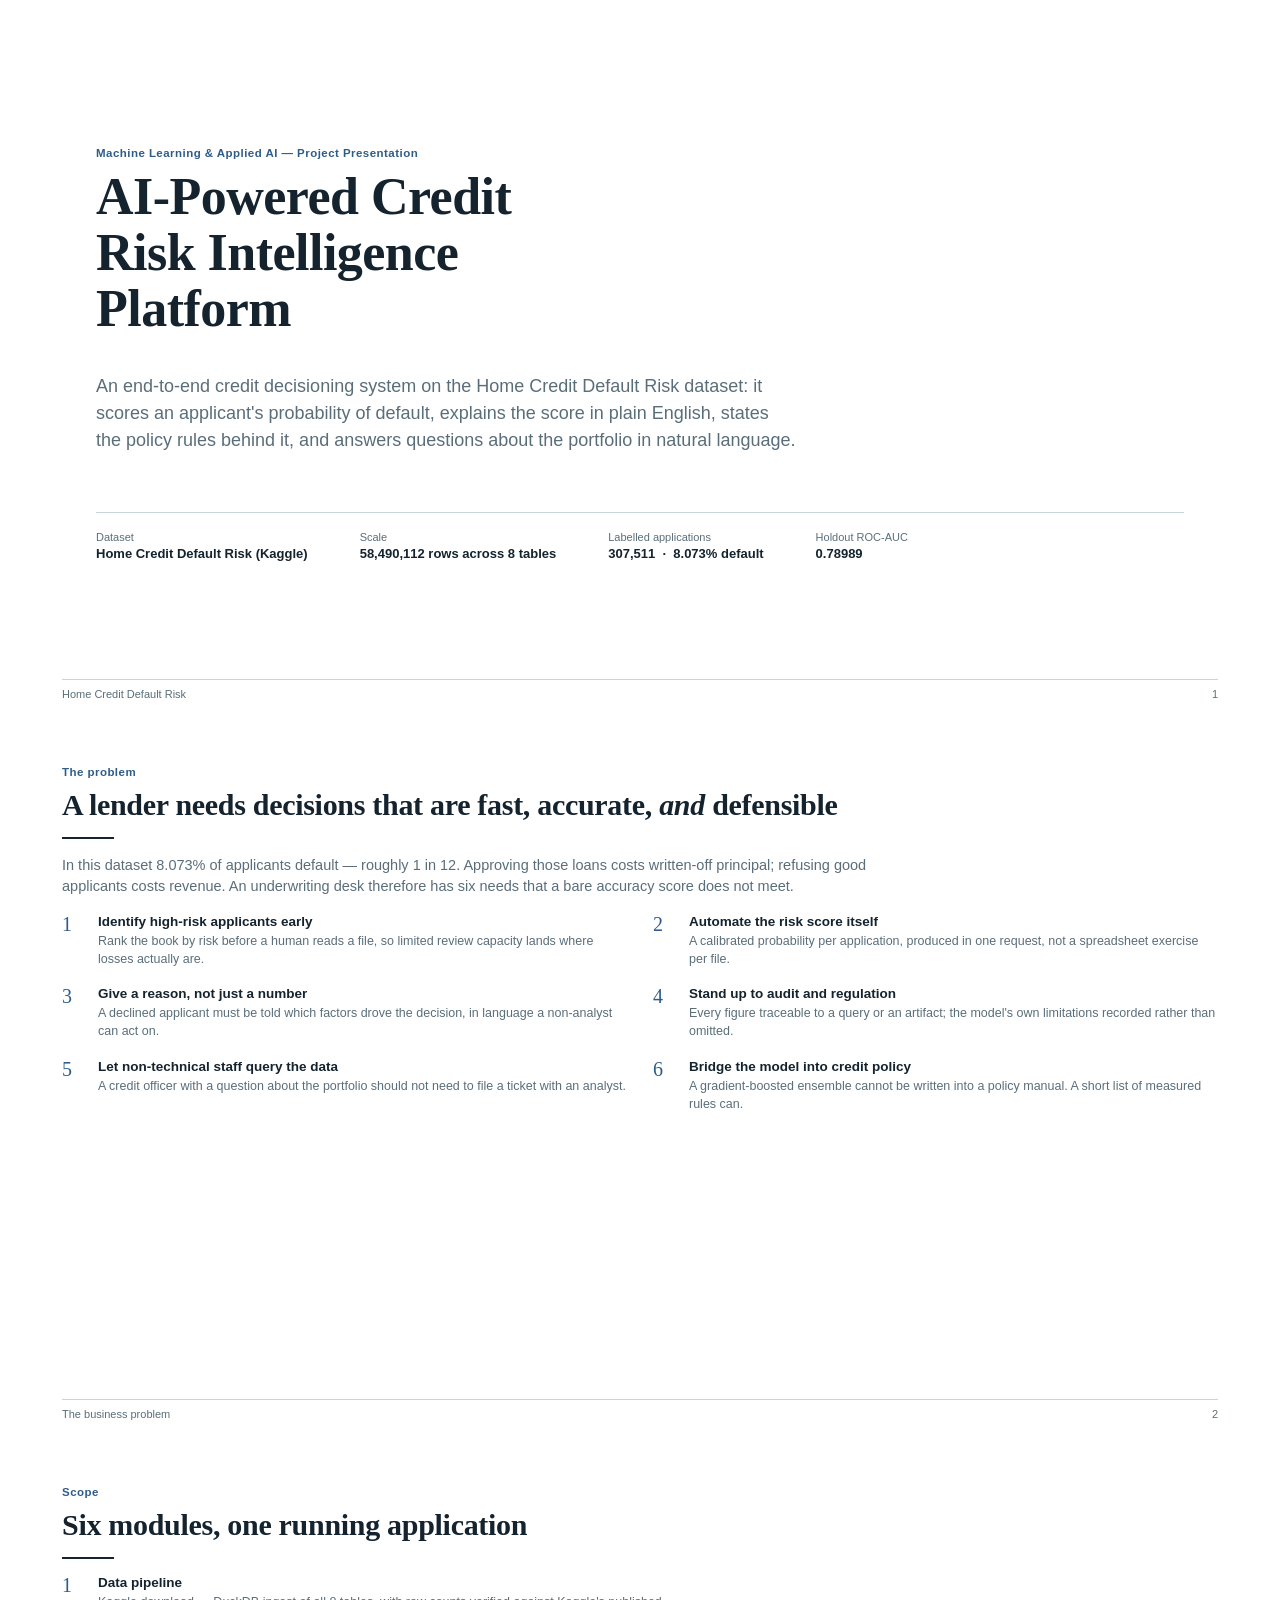
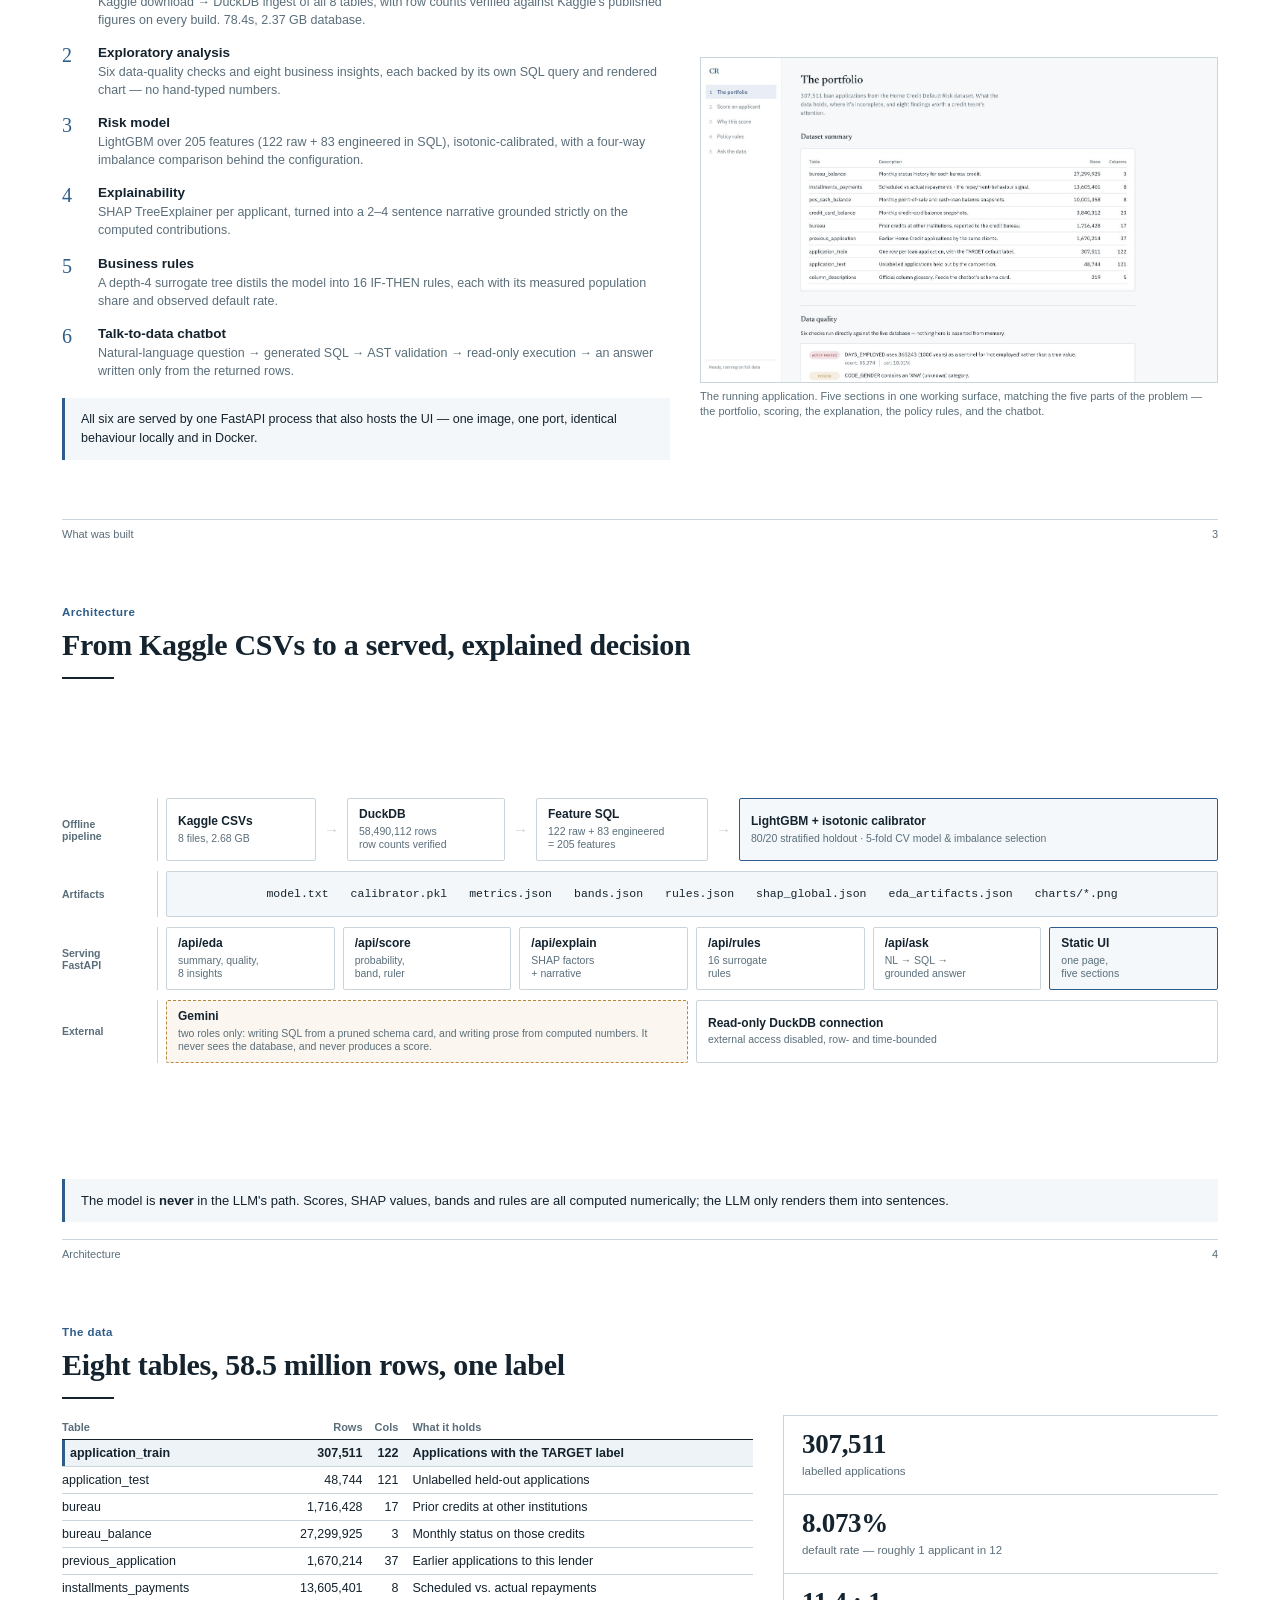
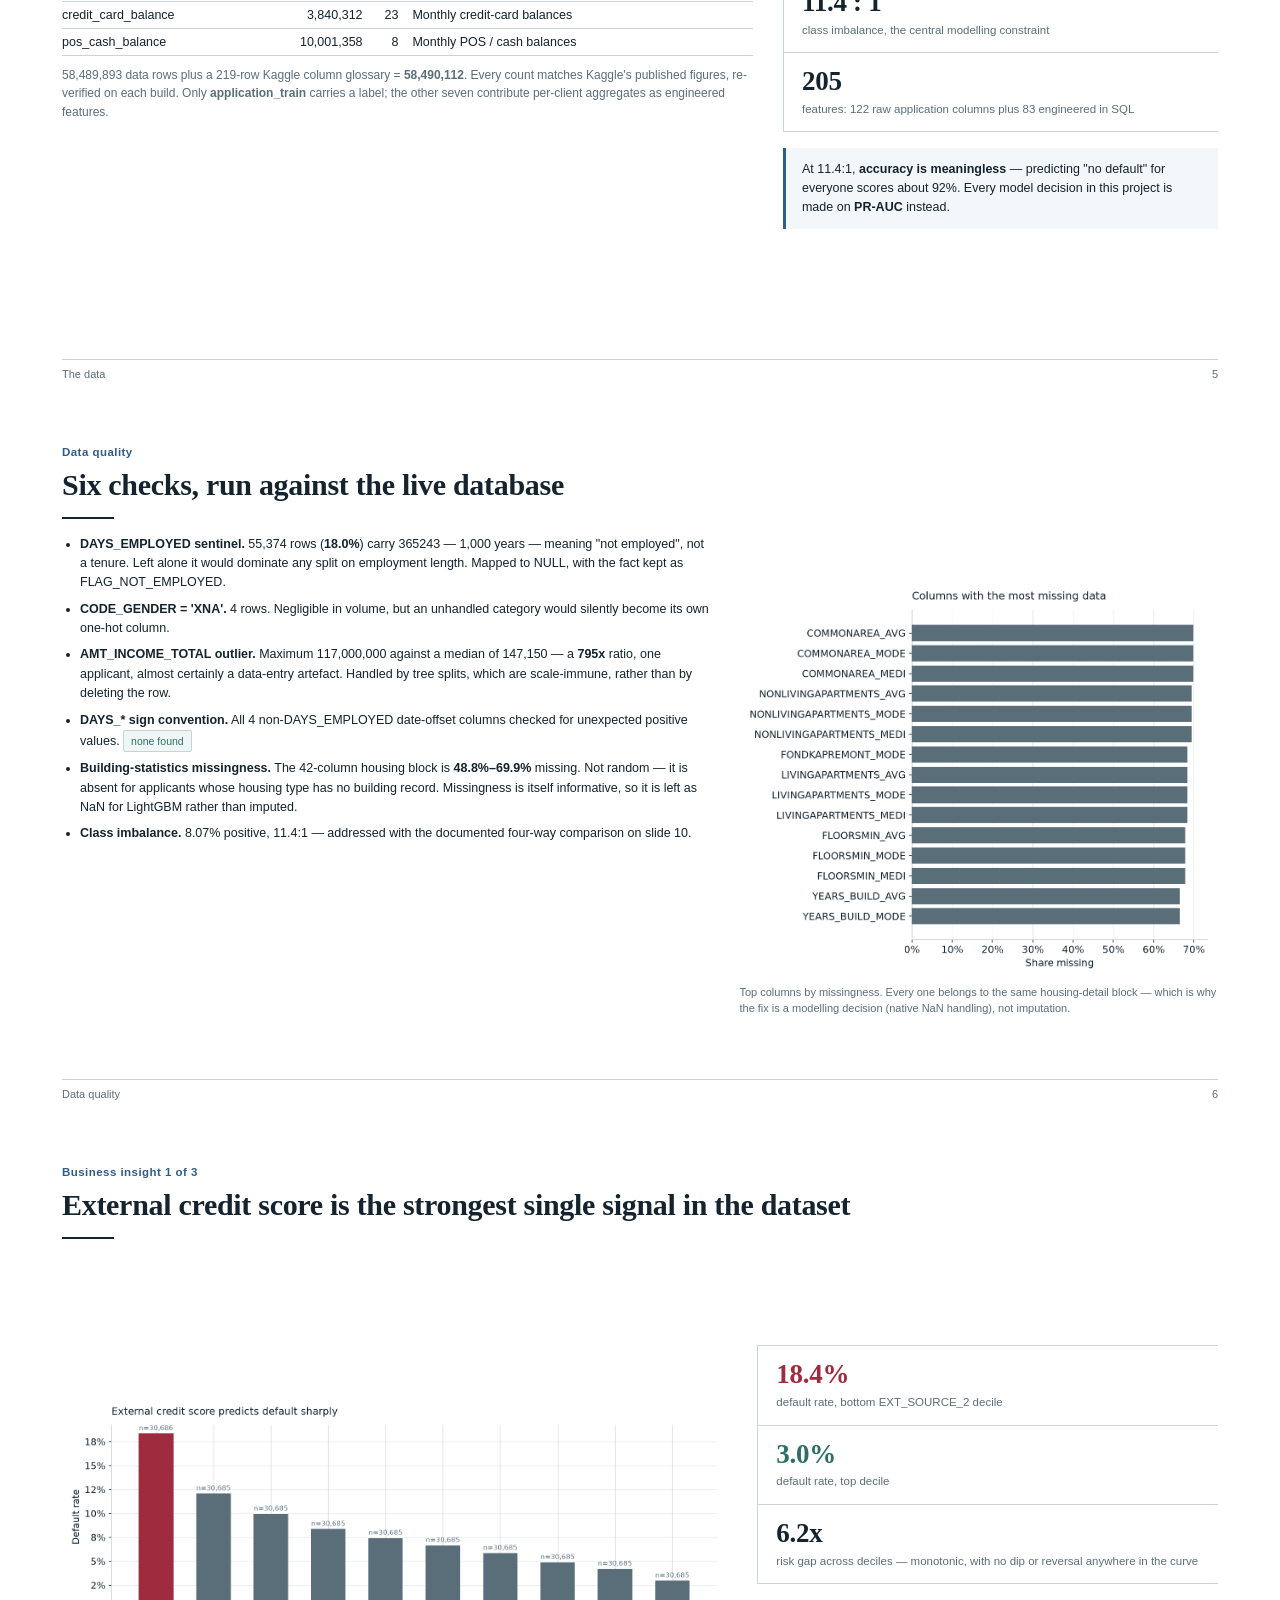
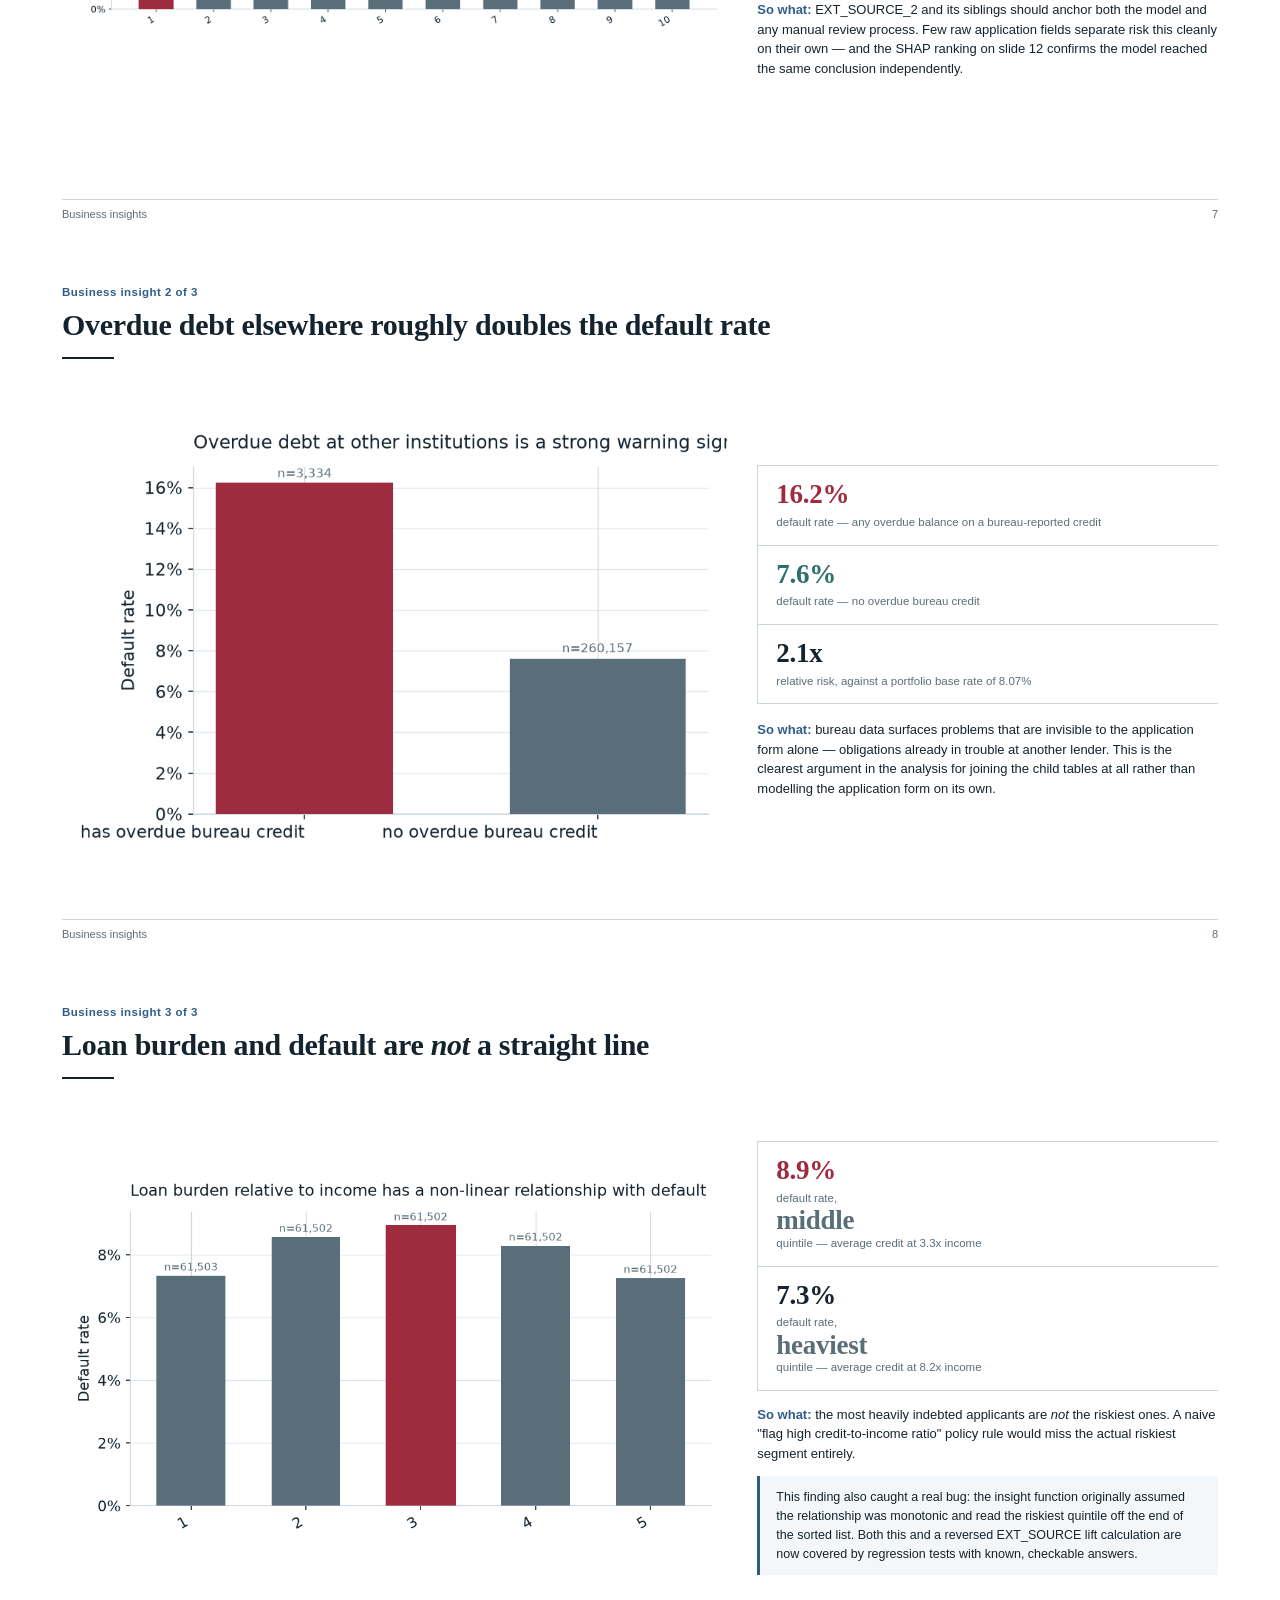
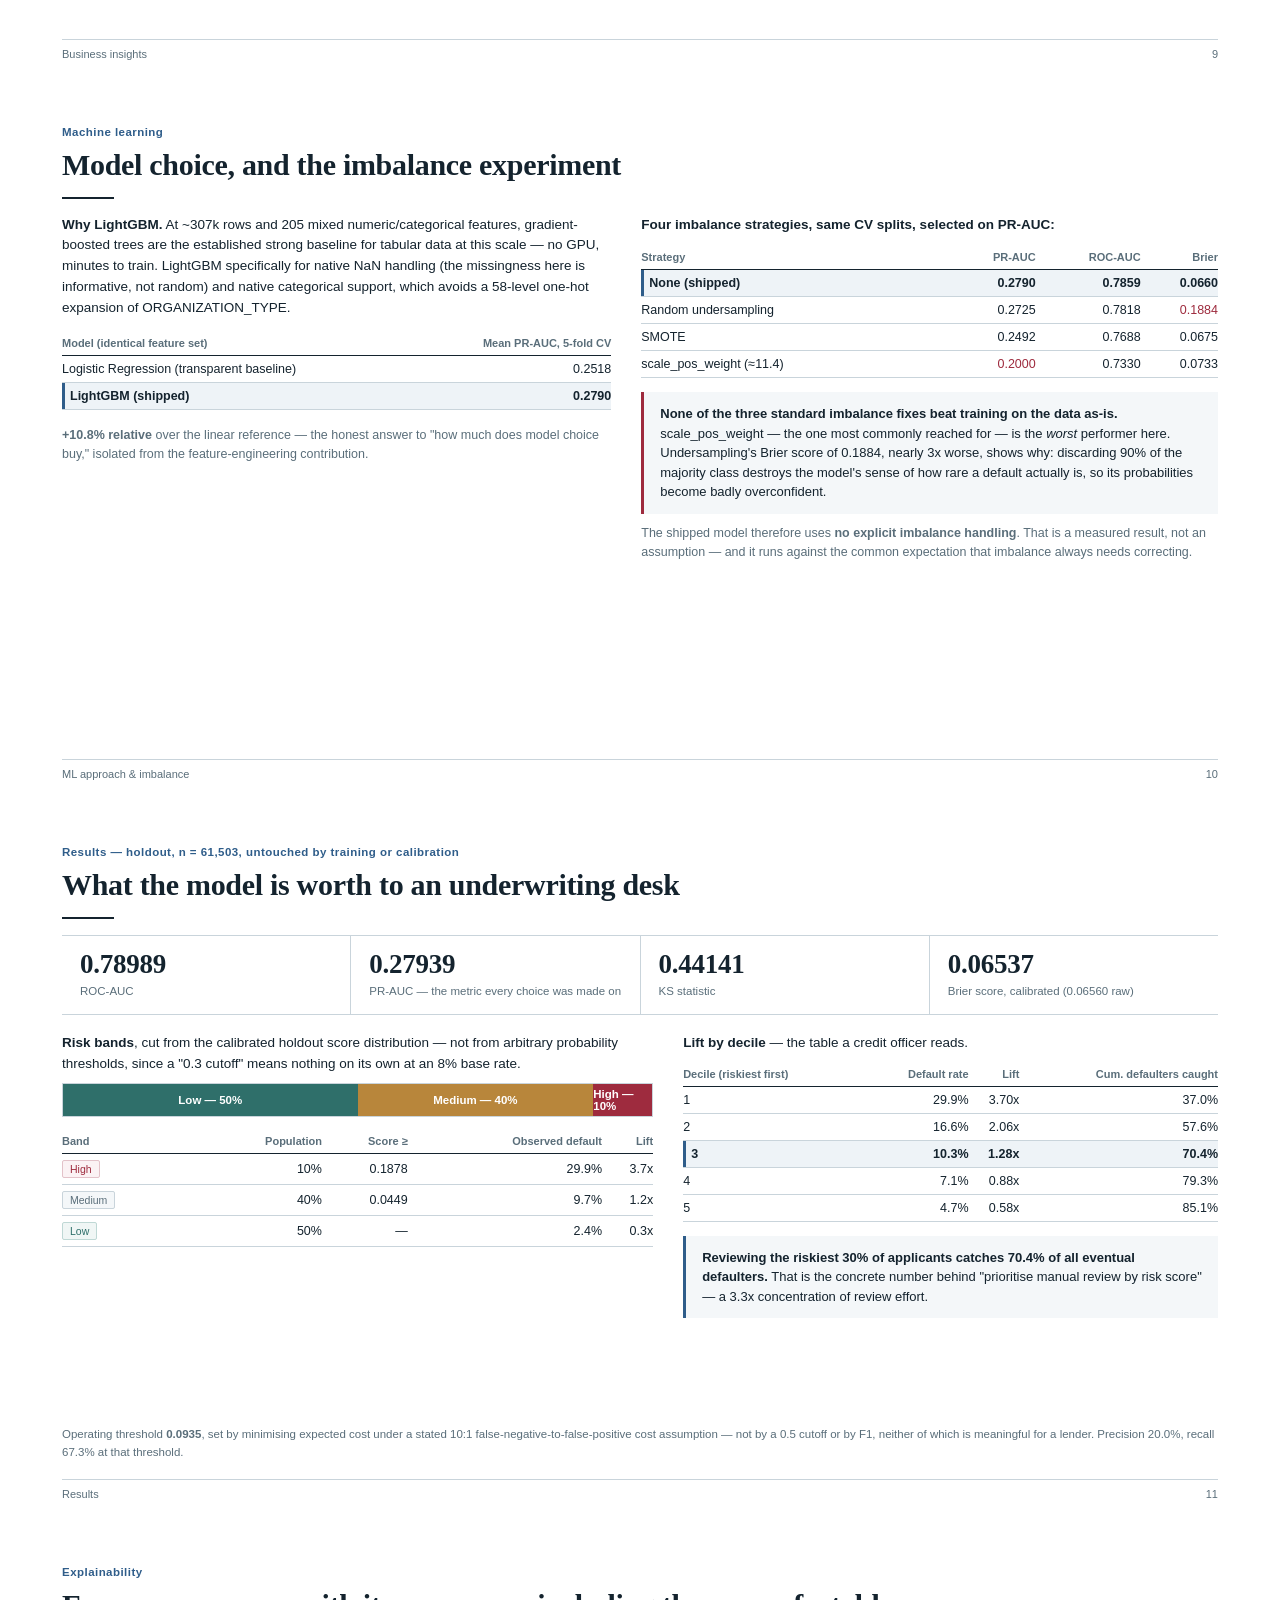
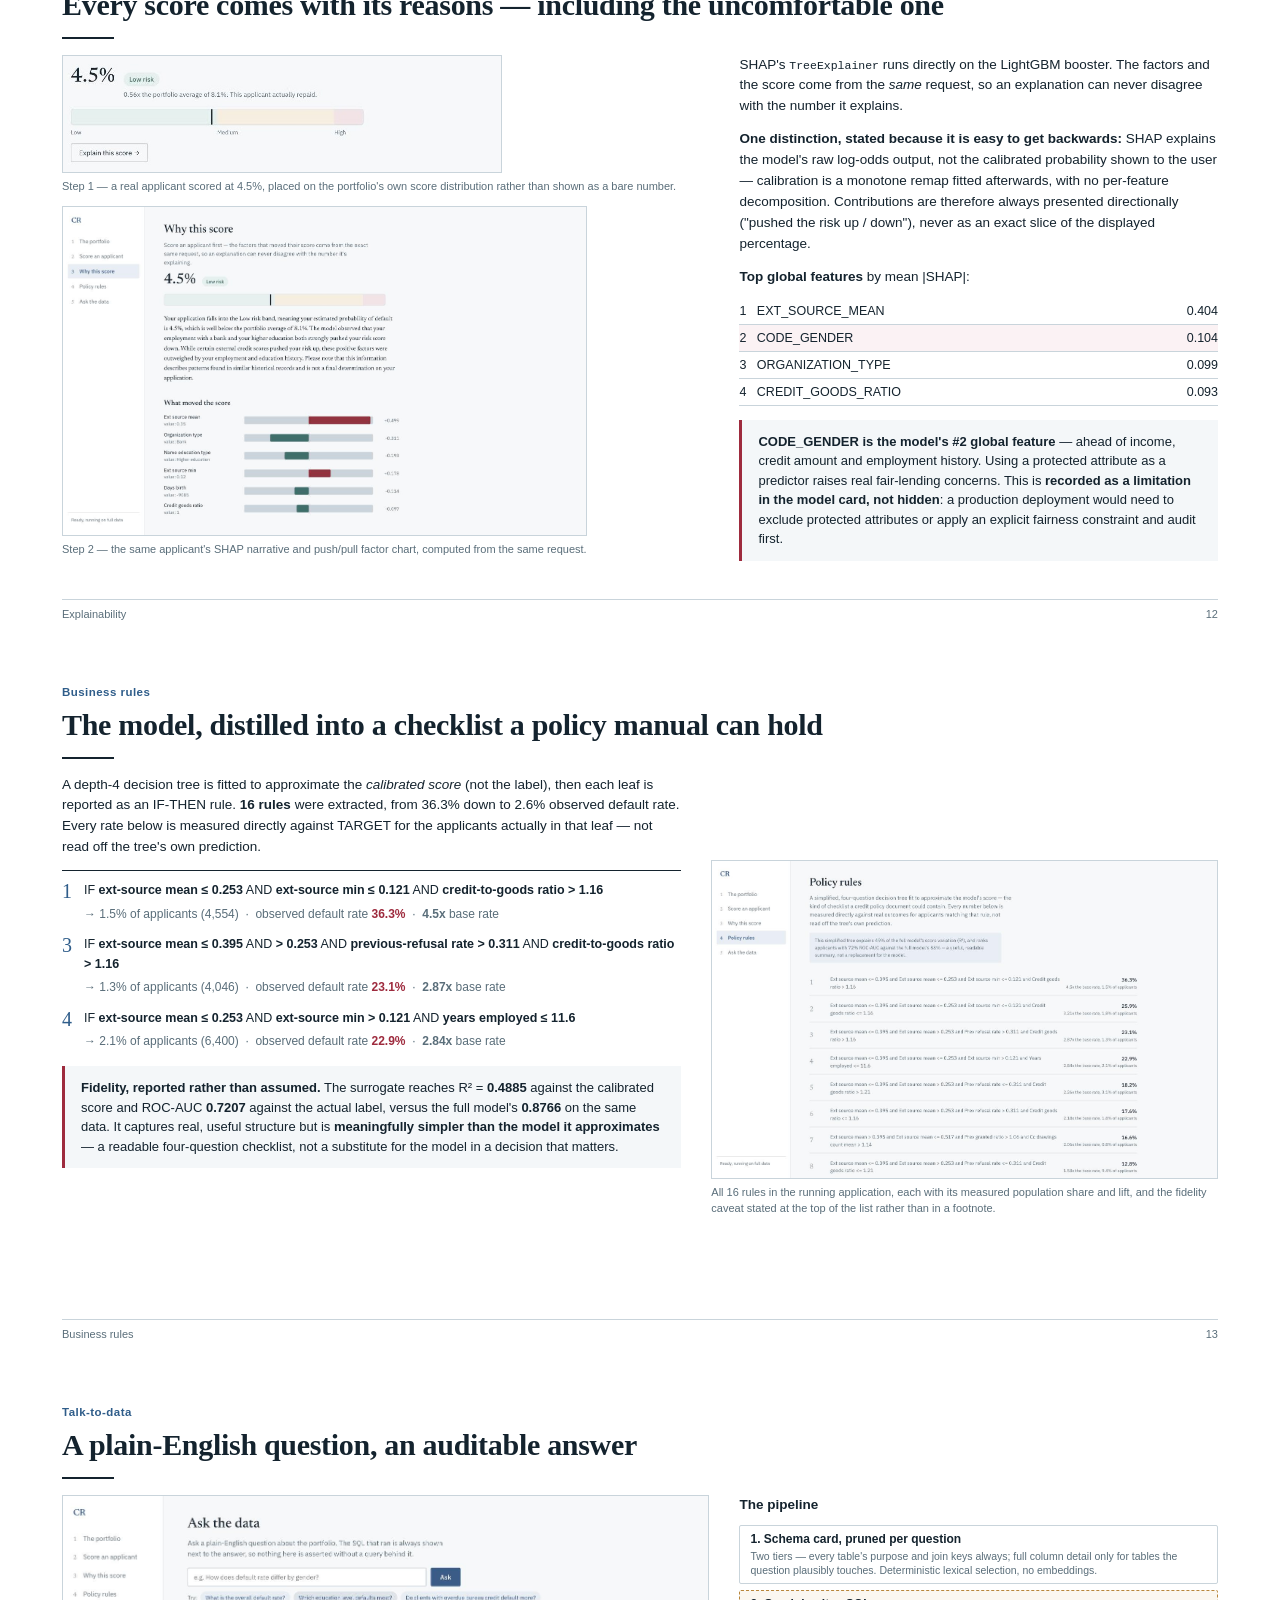
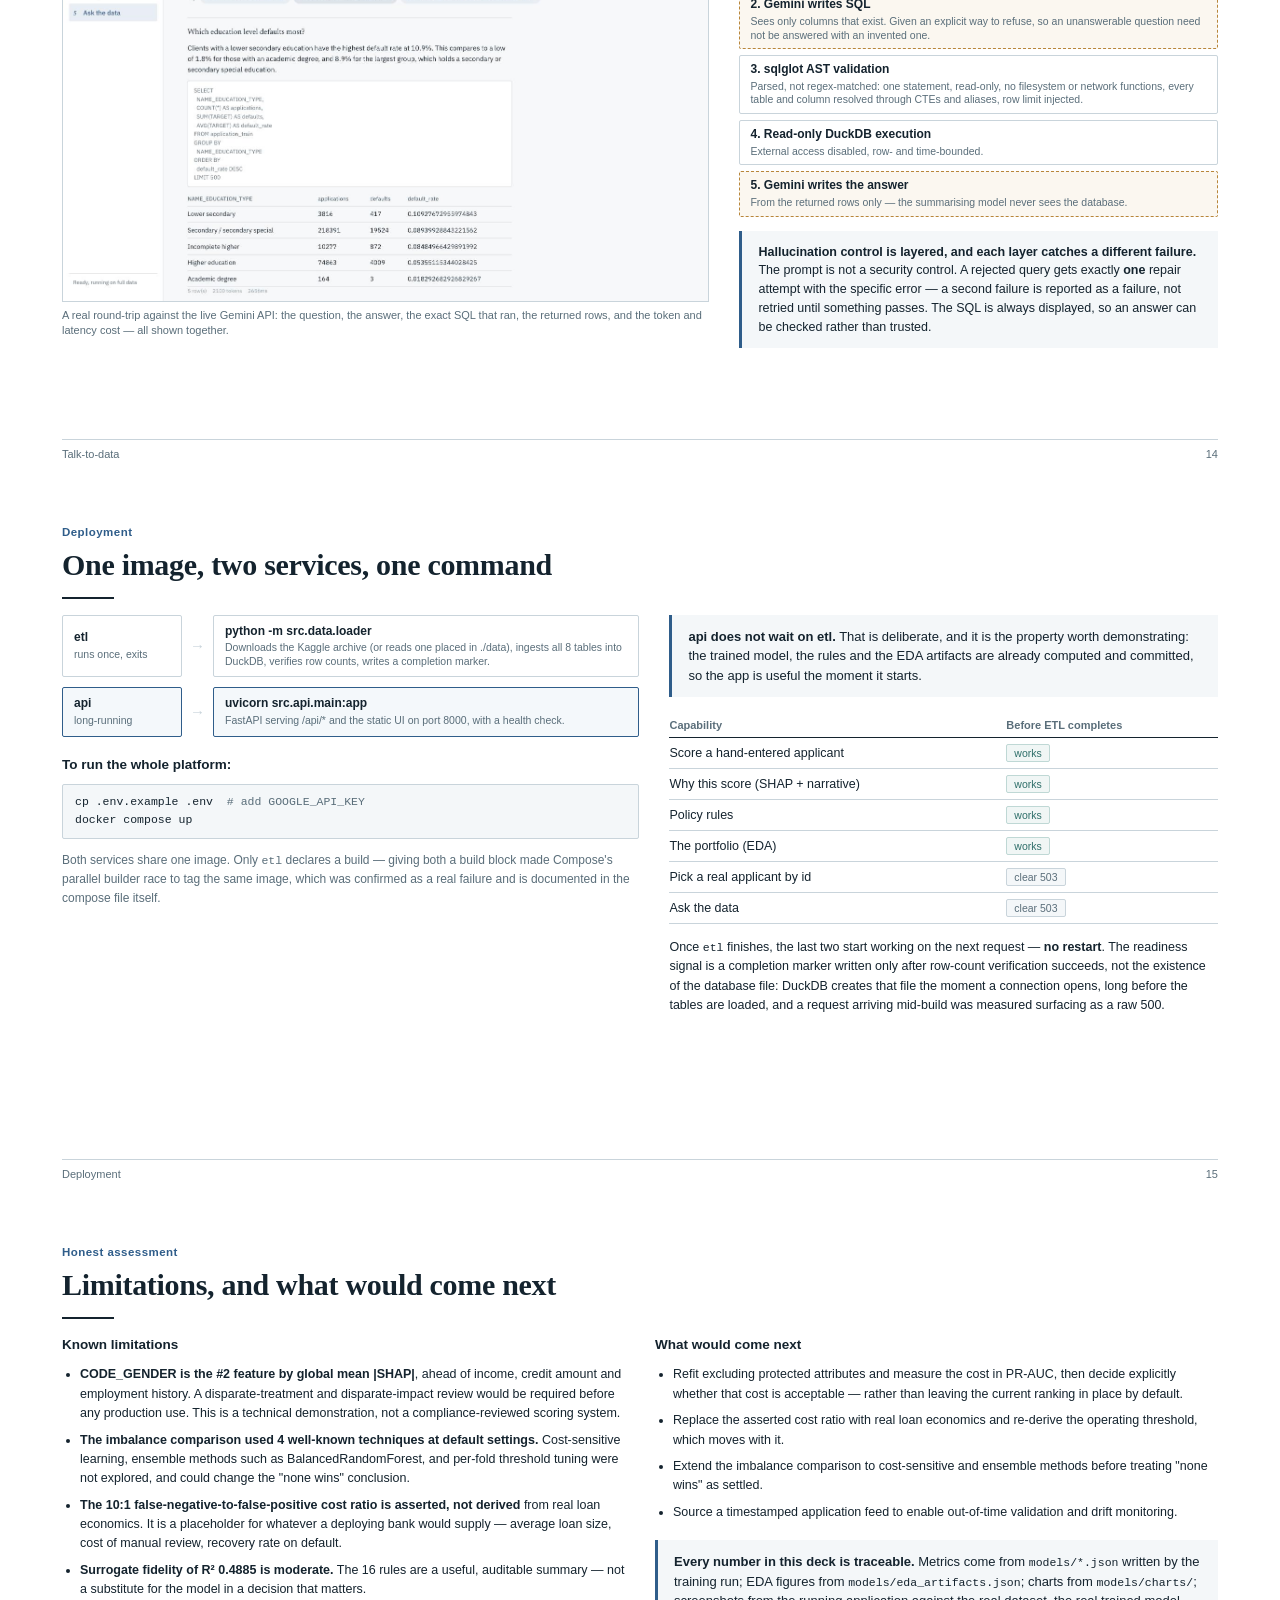
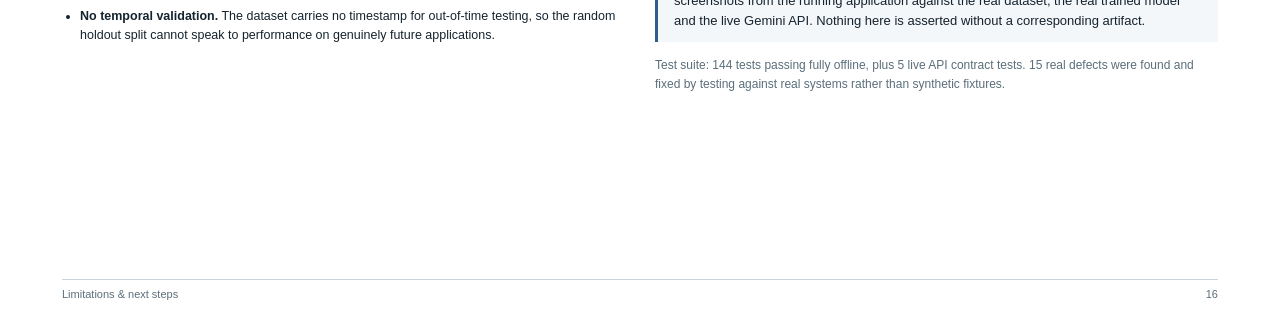
<file: documents/presentation.html>
<!doctype html>
<html lang="en">
<head>
<meta charset="utf-8">
<title>AI-Powered Credit Risk Intelligence Platform</title>
<style>
  @page { size: 1280px 720px; margin: 0; }

  :root {
    --paper: #FFFFFF;
    --wash: #F4F7F9;
    --ink: #14232E;
    --slate: #5A6E7A;
    --hairline: #C9D4DB;
    --accent: #2F5D8A;
    --low: #2F6F6A;
    --med: #B8863B;
    --high: #9E2B3E;
  }

  * { box-sizing: border-box; }

  html, body {
    margin: 0; padding: 0;
    background: #fff;
    color: var(--ink);
    font-family: "IBM Plex Sans", -apple-system, "Segoe UI", Helvetica, Arial, sans-serif;
    -webkit-print-color-adjust: exact;
    print-color-adjust: exact;
  }

  .slide {
    width: 1280px; height: 720px;
    padding: 46px 62px 58px;
    page-break-after: always;
    break-after: page;
    position: relative;
    overflow: hidden;
    background: var(--paper);
    display: flex; flex-direction: column;
  }
  .slide:last-child { page-break-after: auto; break-after: auto; }

  /* running foot */
  .foot {
    position: absolute; left: 62px; right: 62px; bottom: 20px;
    display: flex; justify-content: space-between; align-items: baseline;
    font-size: 11px; color: var(--slate);
    border-top: 1px solid var(--hairline); padding-top: 8px;
  }
  .foot .n { font-variant-numeric: tabular-nums; }

  h1 {
    font-family: Georgia, "Times New Roman", serif;
    font-size: 30px; line-height: 1.15; font-weight: 600;
    margin: 0 0 4px;
    letter-spacing: -0.01em;
  }
  .eyebrow {
    font-size: 11.5px; color: var(--accent); font-weight: 600;
    margin: 0 0 10px; letter-spacing: 0.04em;
  }
  .deck { font-size: 14.5px; color: var(--slate); line-height: 1.5; max-width: 105ch; margin: 0 0 16px; }
  .body { font-size: 13.5px; line-height: 1.55; }

  .rule { height: 2px; background: var(--ink); width: 52px; margin: 10px 0 16px; }

  /* ---------- title slide ---------- */
  .title-slide { justify-content: center; padding-left: 96px; padding-right: 96px; }
  .title-slide h1 { font-size: 52px; line-height: 1.08; max-width: 20ch; margin-bottom: 18px; }
  .title-sub { font-size: 18px; color: var(--slate); line-height: 1.5; max-width: 70ch; }
  .title-meta {
    margin-top: 40px; padding-top: 18px; border-top: 1px solid var(--hairline);
    display: flex; gap: 52px; font-size: 13px;
  }
  .title-meta div span { display: block; color: var(--slate); font-size: 11px; margin-bottom: 3px; }
  .title-meta div b { font-weight: 600; font-variant-numeric: tabular-nums; }

  /* ---------- generic layout helpers ---------- */
  .cols { display: flex; gap: 30px; flex: 1; min-height: 0; }
  .col { flex: 1; min-width: 0; }
  .grow { flex: 1; min-height: 0; }

  .grid2 { display: grid; grid-template-columns: 1fr 1fr; gap: 14px 26px; }
  .grid3 { display: grid; grid-template-columns: repeat(3, 1fr); gap: 14px 22px; }

  /* numbered need/module cards */
  .item { display: flex; gap: 12px; align-items: flex-start; }
  .item .num {
    font-family: Georgia, serif; font-size: 20px; color: var(--accent);
    line-height: 1; width: 24px; flex: none; font-variant-numeric: tabular-nums;
  }
  .item .t { font-size: 13.5px; font-weight: 600; margin: 0 0 3px; }
  .item .d { font-size: 12.5px; color: var(--slate); line-height: 1.45; margin: 0; }

  /* stat blocks */
  .stats { display: flex; gap: 0; border-top: 1px solid var(--hairline); border-bottom: 1px solid var(--hairline); }
  .stat { flex: 1; padding: 14px 18px; border-right: 1px solid var(--hairline); }
  .stat:last-child { border-right: 0; }
  .stat b {
    display: block; font-family: Georgia, serif; font-size: 27px; font-weight: 600;
    line-height: 1.1; font-variant-numeric: tabular-nums; letter-spacing: -0.01em;
  }
  .stat span { display: block; font-size: 11.5px; color: var(--slate); margin-top: 5px; line-height: 1.35; }

  /* tables */
  table { width: 100%; border-collapse: collapse; font-size: 12.5px; }
  th {
    text-align: left; font-weight: 600; font-size: 11px; color: var(--slate);
    padding: 6px 10px 6px 0; border-bottom: 1px solid var(--ink);
  }
  td { padding: 6px 10px 6px 0; border-bottom: 1px solid var(--hairline); font-variant-numeric: tabular-nums; }
  td.num, th.num { text-align: right; padding-right: 0; }
  tr.hl td { background: #EEF3F7; font-weight: 600; }
  tr.hl td:first-child { box-shadow: inset 3px 0 0 var(--accent); padding-left: 8px; }

  /* charts + screenshots */
  figure { margin: 0; }
  .shot {
    border: 1px solid var(--hairline); background: var(--wash);
    display: block; width: 100%; height: auto;
  }
  .chart { display: block; width: 100%; height: auto; }
  figcaption { font-size: 11px; color: var(--slate); margin-top: 6px; line-height: 1.4; }

  /* callout */
  .callout {
    background: var(--wash); border-left: 3px solid var(--accent);
    padding: 12px 16px; font-size: 13px; line-height: 1.5;
  }
  .callout.warn { border-left-color: var(--high); }
  .callout b { font-weight: 600; }

  .sowhat { font-size: 13px; line-height: 1.5; }
  .sowhat b { color: var(--accent); }

  ul.tight { margin: 0; padding-left: 18px; font-size: 13px; line-height: 1.55; }
  ul.tight li { margin-bottom: 7px; }
  ul.tight li b { font-weight: 600; }

  .mono { font-family: "SF Mono", Menlo, Consolas, monospace; font-size: 11.5px; }

  .tag {
    display: inline-block; font-size: 10.5px; padding: 2px 7px; border-radius: 2px;
    background: var(--wash); color: var(--slate); border: 1px solid var(--hairline);
  }
  .tag.hi { color: var(--high); border-color: #E3C2C9; background: #FBF2F4; }
  .tag.lo { color: var(--low); border-color: #BFD8D5; background: #F0F6F5; }

  /* architecture diagram */
  .arch { display: flex; flex-direction: column; gap: 10px; flex: 1; justify-content: center; }
  .lane { display: flex; align-items: stretch; gap: 8px; }
  .lane-label {
    width: 96px; flex: none; font-size: 10.5px; color: var(--slate);
    display: flex; align-items: center; font-weight: 600;
    border-right: 1px solid var(--hairline); padding-right: 10px;
  }
  .box {
    border: 1px solid var(--hairline); background: var(--paper);
    padding: 8px 11px; font-size: 12px; line-height: 1.3; border-radius: 2px;
    display: flex; flex-direction: column; justify-content: center; min-height: 46px;
  }
  .box b { display: block; font-weight: 600; font-size: 12px; }
  .box i { font-style: normal; display: block; font-size: 10.5px; color: var(--slate); margin-top: 2px; }
  .box.accent { border-color: var(--accent); border-width: 1.5px; background: #F4F8FB; }
  .box.llm { border-color: var(--med); background: #FBF7F0; border-style: dashed; }
  .arrow { display: flex; align-items: center; color: var(--hairline); font-size: 15px; flex: none; }
  .flex1 { flex: 1; }

  /* band bar */
  .bands { display: flex; height: 34px; border: 1px solid var(--hairline); }
  .band { display: flex; align-items: center; justify-content: center; font-size: 11.5px; color: #fff; font-weight: 600; }
  .band.h { background: var(--high); }
  .band.m { background: var(--med); }
  .band.l { background: var(--low); }
  .bandkey { display: flex; margin-top: 6px; font-size: 11px; color: var(--slate); }
</style>
</head>
<body>

<!-- ============================================ 1. TITLE -->
<section class="slide title-slide">
  <p class="eyebrow">Machine Learning &amp; Applied AI — Project Presentation</p>
  <h1>AI-Powered Credit Risk Intelligence Platform</h1>
  <p class="title-sub">
    An end-to-end credit decisioning system on the Home Credit Default Risk dataset:
    it scores an applicant's probability of default, explains the score in plain
    English, states the policy rules behind it, and answers questions about the
    portfolio in natural language.
  </p>
  <div class="title-meta">
    <div><span>Dataset</span><b>Home Credit Default Risk (Kaggle)</b></div>
    <div><span>Scale</span><b>58,490,112 rows across 8 tables</b></div>
    <div><span>Labelled applications</span><b>307,511 &nbsp;·&nbsp; 8.073% default</b></div>
    <div><span>Holdout ROC-AUC</span><b>0.78989</b></div>
  </div>
  <div class="foot"><span>Home Credit Default Risk</span><span class="n">1</span></div>
</section>

<!-- ============================================ 2. BUSINESS PROBLEM -->
<section class="slide">
  <p class="eyebrow">The problem</p>
  <h1>A lender needs decisions that are fast, accurate, <em>and</em> defensible</h1>
  <div class="rule"></div>
  <p class="deck">
    In this dataset 8.073% of applicants default — roughly 1 in 12. Approving those
    loans costs written-off principal; refusing good applicants costs revenue.
    An underwriting desk therefore has six needs that a bare accuracy score does not meet.
  </p>
  <div class="grid2 grow" style="align-content:start; row-gap:18px;">
    <div class="item"><span class="num">1</span><div>
      <p class="t">Identify high-risk applicants early</p>
      <p class="d">Rank the book by risk before a human reads a file, so limited review capacity lands where losses actually are.</p></div></div>
    <div class="item"><span class="num">2</span><div>
      <p class="t">Automate the risk score itself</p>
      <p class="d">A calibrated probability per application, produced in one request, not a spreadsheet exercise per file.</p></div></div>
    <div class="item"><span class="num">3</span><div>
      <p class="t">Give a reason, not just a number</p>
      <p class="d">A declined applicant must be told which factors drove the decision, in language a non-analyst can act on.</p></div></div>
    <div class="item"><span class="num">4</span><div>
      <p class="t">Stand up to audit and regulation</p>
      <p class="d">Every figure traceable to a query or an artifact; the model's own limitations recorded rather than omitted.</p></div></div>
    <div class="item"><span class="num">5</span><div>
      <p class="t">Let non-technical staff query the data</p>
      <p class="d">A credit officer with a question about the portfolio should not need to file a ticket with an analyst.</p></div></div>
    <div class="item"><span class="num">6</span><div>
      <p class="t">Bridge the model into credit policy</p>
      <p class="d">A gradient-boosted ensemble cannot be written into a policy manual. A short list of measured rules can.</p></div></div>
  </div>
  <div class="foot"><span>The business problem</span><span class="n">2</span></div>
</section>

<!-- ============================================ 3. WHAT WAS BUILT -->
<section class="slide">
  <p class="eyebrow">Scope</p>
  <h1>Six modules, one running application</h1>
  <div class="rule"></div>
  <div class="cols">
    <div class="col" style="flex:1.08; display:flex; flex-direction:column; gap:16px">
      <div class="item"><span class="num">1</span><div>
        <p class="t">Data pipeline</p>
        <p class="d">Kaggle download → DuckDB ingest of all 8 tables, with row counts verified against Kaggle's published figures on every build. 78.4s, 2.37 GB database.</p></div></div>
      <div class="item"><span class="num">2</span><div>
        <p class="t">Exploratory analysis</p>
        <p class="d">Six data-quality checks and eight business insights, each backed by its own SQL query and rendered chart — no hand-typed numbers.</p></div></div>
      <div class="item"><span class="num">3</span><div>
        <p class="t">Risk model</p>
        <p class="d">LightGBM over 205 features (122 raw + 83 engineered in SQL), isotonic-calibrated, with a four-way imbalance comparison behind the configuration.</p></div></div>
      <div class="item"><span class="num">4</span><div>
        <p class="t">Explainability</p>
        <p class="d">SHAP TreeExplainer per applicant, turned into a 2–4 sentence narrative grounded strictly on the computed contributions.</p></div></div>
      <div class="item"><span class="num">5</span><div>
        <p class="t">Business rules</p>
        <p class="d">A depth-4 surrogate tree distils the model into 16 IF-THEN rules, each with its measured population share and observed default rate.</p></div></div>
      <div class="item"><span class="num">6</span><div>
        <p class="t">Talk-to-data chatbot</p>
        <p class="d">Natural-language question → generated SQL → AST validation → read-only execution → an answer written only from the returned rows.</p></div></div>
      <div class="callout" style="margin-top:2px; font-size:12.5px">
        All six are served by one FastAPI process that also hosts the UI — one image,
        one port, identical behaviour locally and in Docker.
      </div>
    </div>
    <div class="col" style="flex:0.92; display:flex; align-items:center">
      <figure>
        <img class="shot" src="screenshots/01_portfolio.jpg" alt="The portfolio section of the running application">
        <figcaption>The running application. Five sections in one working surface,
        matching the five parts of the problem — the portfolio, scoring, the
        explanation, the policy rules, and the chatbot.</figcaption>
      </figure>
    </div>
  </div>
  <div class="foot"><span>What was built</span><span class="n">3</span></div>
</section>

<!-- ============================================ 4. ARCHITECTURE -->
<section class="slide">
  <p class="eyebrow">Architecture</p>
  <h1>From Kaggle CSVs to a served, explained decision</h1>
  <div class="rule"></div>

  <div class="arch">
    <div class="lane">
      <div class="lane-label">Offline<br>pipeline</div>
      <div class="box" style="width:150px"><b>Kaggle CSVs</b><i>8 files, 2.68 GB</i></div>
      <div class="arrow">→</div>
      <div class="box" style="width:158px"><b>DuckDB</b><i>58,490,112 rows<br>row counts verified</i></div>
      <div class="arrow">→</div>
      <div class="box" style="width:172px"><b>Feature SQL</b><i>122 raw + 83 engineered<br>= 205 features</i></div>
      <div class="arrow">→</div>
      <div class="box accent flex1"><b>LightGBM + isotonic calibrator</b><i>80/20 stratified holdout · 5-fold CV model &amp; imbalance selection</i></div>
    </div>

    <div class="lane">
      <div class="lane-label">Artifacts</div>
      <div class="box flex1" style="flex-direction:row; gap:22px; align-items:center; background:var(--wash)">
        <span class="mono">model.txt</span><span class="mono">calibrator.pkl</span><span class="mono">metrics.json</span>
        <span class="mono">bands.json</span><span class="mono">rules.json</span><span class="mono">shap_global.json</span>
        <span class="mono">eda_artifacts.json</span><span class="mono">charts/*.png</span>
      </div>
    </div>

    <div class="lane">
      <div class="lane-label">Serving<br>FastAPI</div>
      <div class="box flex1"><b>/api/eda</b><i>summary, quality,<br>8 insights</i></div>
      <div class="box flex1"><b>/api/score</b><i>probability,<br>band, ruler</i></div>
      <div class="box flex1"><b>/api/explain</b><i>SHAP factors<br>+ narrative</i></div>
      <div class="box flex1"><b>/api/rules</b><i>16 surrogate<br>rules</i></div>
      <div class="box flex1"><b>/api/ask</b><i>NL → SQL →<br>grounded answer</i></div>
      <div class="box accent flex1"><b>Static UI</b><i>one page,<br>five sections</i></div>
    </div>

    <div class="lane">
      <div class="lane-label">External</div>
      <div class="box llm flex1"><b>Gemini</b><i>two roles only: writing SQL from a pruned schema card, and writing prose from computed numbers. It never sees the database, and never produces a score.</i></div>
      <div class="box flex1" style="width:290px"><b>Read-only DuckDB connection</b><i>external access disabled, row- and time-bounded</i></div>
    </div>
  </div>

  <div class="callout" style="margin-top:12px">
    The model is <b>never</b> in the LLM's path. Scores, SHAP values, bands and rules are all
    computed numerically; the LLM only renders them into sentences.
  </div>
  <div class="foot"><span>Architecture</span><span class="n">4</span></div>
</section>

<!-- ============================================ 5. THE DATA -->
<section class="slide">
  <p class="eyebrow">The data</p>
  <h1>Eight tables, 58.5 million rows, one label</h1>
  <div class="rule"></div>
  <div class="cols">
    <div class="col" style="flex:1.35">
      <table>
        <thead><tr><th>Table</th><th class="num">Rows</th><th class="num">Cols</th><th style="padding-left:14px">What it holds</th></tr></thead>
        <tbody>
          <tr class="hl"><td>application_train</td><td class="num">307,511</td><td class="num">122</td><td style="padding-left:14px">Applications with the TARGET label</td></tr>
          <tr><td>application_test</td><td class="num">48,744</td><td class="num">121</td><td style="padding-left:14px">Unlabelled held-out applications</td></tr>
          <tr><td>bureau</td><td class="num">1,716,428</td><td class="num">17</td><td style="padding-left:14px">Prior credits at other institutions</td></tr>
          <tr><td>bureau_balance</td><td class="num">27,299,925</td><td class="num">3</td><td style="padding-left:14px">Monthly status on those credits</td></tr>
          <tr><td>previous_application</td><td class="num">1,670,214</td><td class="num">37</td><td style="padding-left:14px">Earlier applications to this lender</td></tr>
          <tr><td>installments_payments</td><td class="num">13,605,401</td><td class="num">8</td><td style="padding-left:14px">Scheduled vs. actual repayments</td></tr>
          <tr><td>credit_card_balance</td><td class="num">3,840,312</td><td class="num">23</td><td style="padding-left:14px">Monthly credit-card balances</td></tr>
          <tr><td>pos_cash_balance</td><td class="num">10,001,358</td><td class="num">8</td><td style="padding-left:14px">Monthly POS / cash balances</td></tr>
        </tbody>
      </table>
      <p class="body" style="color:var(--slate); font-size:12px; margin-top:10px">
        58,489,893 data rows plus a 219-row Kaggle column glossary = <b>58,490,112</b>.
        Every count matches Kaggle's published figures, re-verified on each build.
        Only <b>application_train</b> carries a label; the other seven contribute
        per-client aggregates as engineered features.
      </p>
    </div>
    <div class="col" style="flex:0.85">
      <div class="stats" style="flex-direction:column; border-left:1px solid var(--hairline)">
        <div class="stat" style="border-right:0; border-bottom:1px solid var(--hairline)">
          <b>307,511</b><span>labelled applications</span></div>
        <div class="stat" style="border-right:0; border-bottom:1px solid var(--hairline)">
          <b>8.073%</b><span>default rate — roughly 1 applicant in 12</span></div>
        <div class="stat" style="border-right:0; border-bottom:1px solid var(--hairline)">
          <b>11.4 : 1</b><span>class imbalance, the central modelling constraint</span></div>
        <div class="stat" style="border-right:0">
          <b>205</b><span>features: 122 raw application columns plus 83 engineered in SQL</span></div>
      </div>
      <div class="callout" style="margin-top:16px; font-size:12.5px">
        At 11.4:1, <b>accuracy is meaningless</b> — predicting "no default" for
        everyone scores about 92%. Every model decision in this project is made on
        <b>PR-AUC</b> instead.
      </div>
    </div>
  </div>
  <div class="foot"><span>The data</span><span class="n">5</span></div>
</section>

<!-- ============================================ 6. DATA QUALITY -->
<section class="slide">
  <p class="eyebrow">Data quality</p>
  <h1>Six checks, run against the live database</h1>
  <div class="rule"></div>
  <div class="cols">
    <div class="col" style="flex:1.15">
      <ul class="tight" style="font-size:12.5px">
        <li><b>DAYS_EMPLOYED sentinel.</b> 55,374 rows (<b>18.0%</b>) carry 365243 — 1,000 years — meaning "not employed", not a tenure. Left alone it would dominate any split on employment length. Mapped to NULL, with the fact kept as FLAG_NOT_EMPLOYED.</li>
        <li><b>CODE_GENDER = 'XNA'.</b> 4 rows. Negligible in volume, but an unhandled category would silently become its own one-hot column.</li>
        <li><b>AMT_INCOME_TOTAL outlier.</b> Maximum 117,000,000 against a median of 147,150 — a <b>795x</b> ratio, one applicant, almost certainly a data-entry artefact. Handled by tree splits, which are scale-immune, rather than by deleting the row.</li>
        <li><b>DAYS_* sign convention.</b> All 4 non-DAYS_EMPLOYED date-offset columns checked for unexpected positive values. <span class="tag lo">none found</span></li>
        <li><b>Building-statistics missingness.</b> The 42-column housing block is <b>48.8%–69.9%</b> missing. Not random — it is absent for applicants whose housing type has no building record. Missingness is itself informative, so it is left as NaN for LightGBM rather than imputed.</li>
        <li><b>Class imbalance.</b> 8.07% positive, 11.4:1 — addressed with the documented four-way comparison on slide 10.</li>
      </ul>
    </div>
    <div class="col" style="flex:0.85; display:flex; flex-direction:column; justify-content:center">
      <figure>
        <img class="chart" src="../models/charts/missing_values.png" alt="Missing values by column">
        <figcaption>Top columns by missingness. Every one belongs to the same
        housing-detail block — which is why the fix is a modelling decision
        (native NaN handling), not imputation.</figcaption>
      </figure>
    </div>
  </div>
  <div class="foot"><span>Data quality</span><span class="n">6</span></div>
</section>

<!-- ============================================ 7. INSIGHT 1 -->
<section class="slide">
  <p class="eyebrow">Business insight 1 of 3</p>
  <h1>External credit score is the strongest single signal in the dataset</h1>
  <div class="rule"></div>
  <div class="cols" style="align-items:center">
    <div class="col" style="flex:1.3">
      <figure><img class="chart" src="../models/charts/ext_source_decile.png" alt="Default rate by EXT_SOURCE_2 decile"></figure>
    </div>
    <div class="col" style="flex:0.9">
      <div class="stats" style="flex-direction:column; border-left:1px solid var(--hairline); margin-bottom:16px">
        <div class="stat" style="border-right:0; border-bottom:1px solid var(--hairline)">
          <b style="color:var(--high)">18.4%</b><span>default rate, bottom EXT_SOURCE_2 decile</span></div>
        <div class="stat" style="border-right:0; border-bottom:1px solid var(--hairline)">
          <b style="color:var(--low)">3.0%</b><span>default rate, top decile</span></div>
        <div class="stat" style="border-right:0">
          <b>6.2x</b><span>risk gap across deciles — monotonic, with no dip or reversal anywhere in the curve</span></div>
      </div>
      <p class="sowhat"><b>So what:</b> EXT_SOURCE_2 and its siblings should anchor both
      the model and any manual review process. Few raw application fields separate
      risk this cleanly on their own — and the SHAP ranking on slide 12 confirms
      the model reached the same conclusion independently.</p>
    </div>
  </div>
  <div class="foot"><span>Business insights</span><span class="n">7</span></div>
</section>

<!-- ============================================ 8. INSIGHT 2 -->
<section class="slide">
  <p class="eyebrow">Business insight 2 of 3</p>
  <h1>Overdue debt elsewhere roughly doubles the default rate</h1>
  <div class="rule"></div>
  <div class="cols" style="align-items:center">
    <div class="col" style="flex:1.3">
      <figure><img class="chart" src="../models/charts/bureau_overdue_vs_default.png" alt="Default rate by presence of overdue bureau credit"></figure>
    </div>
    <div class="col" style="flex:0.9">
      <div class="stats" style="flex-direction:column; border-left:1px solid var(--hairline); margin-bottom:16px">
        <div class="stat" style="border-right:0; border-bottom:1px solid var(--hairline)">
          <b style="color:var(--high)">16.2%</b><span>default rate — any overdue balance on a bureau-reported credit</span></div>
        <div class="stat" style="border-right:0; border-bottom:1px solid var(--hairline)">
          <b style="color:var(--low)">7.6%</b><span>default rate — no overdue bureau credit</span></div>
        <div class="stat" style="border-right:0">
          <b>2.1x</b><span>relative risk, against a portfolio base rate of 8.07%</span></div>
      </div>
      <p class="sowhat"><b>So what:</b> bureau data surfaces problems that are invisible
      to the application form alone — obligations already in trouble at another
      lender. This is the clearest argument in the analysis for joining the child
      tables at all rather than modelling the application form on its own.</p>
    </div>
  </div>
  <div class="foot"><span>Business insights</span><span class="n">8</span></div>
</section>

<!-- ============================================ 9. INSIGHT 3 -->
<section class="slide">
  <p class="eyebrow">Business insight 3 of 3</p>
  <h1>Loan burden and default are <em>not</em> a straight line</h1>
  <div class="rule"></div>
  <div class="cols" style="align-items:center">
    <div class="col" style="flex:1.3">
      <figure><img class="chart" src="../models/charts/loan_burden_vs_default.png" alt="Default rate by credit-to-income quintile"></figure>
    </div>
    <div class="col" style="flex:0.9">
      <div class="stats" style="flex-direction:column; border-left:1px solid var(--hairline); margin-bottom:14px">
        <div class="stat" style="border-right:0; border-bottom:1px solid var(--hairline)">
          <b style="color:var(--high)">8.9%</b><span>default rate, <b>middle</b> quintile — average credit at 3.3x income</span></div>
        <div class="stat" style="border-right:0">
          <b>7.3%</b><span>default rate, <b>heaviest</b> quintile — average credit at 8.2x income</span></div>
      </div>
      <p class="sowhat"><b>So what:</b> the most heavily indebted applicants are
      <em>not</em> the riskiest ones. A naive "flag high credit-to-income ratio"
      policy rule would miss the actual riskiest segment entirely.</p>
      <div class="callout" style="margin-top:12px; font-size:12.5px">
        This finding also caught a real bug: the insight function originally assumed
        the relationship was monotonic and read the riskiest quintile off the end of
        the sorted list. Both this and a reversed EXT_SOURCE lift calculation are now
        covered by regression tests with known, checkable answers.
      </div>
    </div>
  </div>
  <div class="foot"><span>Business insights</span><span class="n">9</span></div>
</section>

<!-- ============================================ 10. ML APPROACH + IMBALANCE -->
<section class="slide">
  <p class="eyebrow">Machine learning</p>
  <h1>Model choice, and the imbalance experiment</h1>
  <div class="rule"></div>
  <div class="cols">
    <div class="col" style="flex:1">
      <p class="body" style="margin:0 0 12px"><b>Why LightGBM.</b> At ~307k rows and 205 mixed
      numeric/categorical features, gradient-boosted trees are the established
      strong baseline for tabular data at this scale — no GPU, minutes to train.
      LightGBM specifically for native NaN handling (the missingness here is
      informative, not random) and native categorical support, which avoids a
      58-level one-hot expansion of ORGANIZATION_TYPE.</p>

      <table style="margin-bottom:16px">
        <thead><tr><th>Model (identical feature set)</th><th class="num">Mean PR-AUC, 5-fold CV</th></tr></thead>
        <tbody>
          <tr><td>Logistic Regression (transparent baseline)</td><td class="num">0.2518</td></tr>
          <tr class="hl"><td>LightGBM (shipped)</td><td class="num">0.2790</td></tr>
        </tbody>
      </table>
      <p class="body" style="margin:0; font-size:12.5px; color:var(--slate)">
        <b>+10.8% relative</b> over the linear reference — the honest answer to
        "how much does model choice buy," isolated from the feature-engineering
        contribution.
      </p>
    </div>

    <div class="col" style="flex:1.05">
      <p class="body" style="margin:0 0 10px"><b>Four imbalance strategies, same CV splits,
      selected on PR-AUC:</b></p>
      <table>
        <thead><tr><th>Strategy</th><th class="num">PR-AUC</th><th class="num">ROC-AUC</th><th class="num">Brier</th></tr></thead>
        <tbody>
          <tr class="hl"><td>None (shipped)</td><td class="num">0.2790</td><td class="num">0.7859</td><td class="num">0.0660</td></tr>
          <tr><td>Random undersampling</td><td class="num">0.2725</td><td class="num">0.7818</td><td class="num" style="color:var(--high)">0.1884</td></tr>
          <tr><td>SMOTE</td><td class="num">0.2492</td><td class="num">0.7688</td><td class="num">0.0675</td></tr>
          <tr><td>scale_pos_weight (≈11.4)</td><td class="num" style="color:var(--high)">0.2000</td><td class="num">0.7330</td><td class="num">0.0733</td></tr>
        </tbody>
      </table>
      <div class="callout warn" style="margin-top:14px">
        <b>None of the three standard imbalance fixes beat training on the data
        as-is.</b> scale_pos_weight — the one most commonly reached for — is the
        <em>worst</em> performer here. Undersampling's Brier score of 0.1884, nearly
        3x worse, shows why: discarding 90% of the majority class destroys the
        model's sense of how rare a default actually is, so its probabilities become
        badly overconfident.
      </div>
      <p class="body" style="margin:10px 0 0; font-size:12.5px; color:var(--slate)">
        The shipped model therefore uses <b>no explicit imbalance handling</b>. That
        is a measured result, not an assumption — and it runs against the common
        expectation that imbalance always needs correcting.
      </p>
    </div>
  </div>
  <div class="foot"><span>ML approach &amp; imbalance</span><span class="n">10</span></div>
</section>

<!-- ============================================ 11. RESULTS -->
<section class="slide">
  <p class="eyebrow">Results — holdout, n = 61,503, untouched by training or calibration</p>
  <h1>What the model is worth to an underwriting desk</h1>
  <div class="rule"></div>

  <div class="stats" style="margin-bottom:18px">
    <div class="stat"><b>0.78989</b><span>ROC-AUC</span></div>
    <div class="stat"><b>0.27939</b><span>PR-AUC — the metric every choice was made on</span></div>
    <div class="stat"><b>0.44141</b><span>KS statistic</span></div>
    <div class="stat"><b>0.06537</b><span>Brier score, calibrated (0.06560 raw)</span></div>
  </div>

  <div class="cols">
    <div class="col" style="flex:1.05">
      <p class="body" style="margin:0 0 8px"><b>Risk bands</b>, cut from the calibrated holdout
      score distribution — not from arbitrary probability thresholds, since a
      "0.3 cutoff" means nothing on its own at an 8% base rate.</p>
      <div class="bands">
        <div class="band l" style="width:50%">Low — 50%</div>
        <div class="band m" style="width:40%">Medium — 40%</div>
        <div class="band h" style="width:10%">High — 10%</div>
      </div>
      <table style="margin-top:12px">
        <thead><tr><th>Band</th><th class="num">Population</th><th class="num">Score ≥</th><th class="num">Observed default</th><th class="num">Lift</th></tr></thead>
        <tbody>
          <tr><td><span class="tag hi">High</span></td><td class="num">10%</td><td class="num">0.1878</td><td class="num">29.9%</td><td class="num">3.7x</td></tr>
          <tr><td><span class="tag">Medium</span></td><td class="num">40%</td><td class="num">0.0449</td><td class="num">9.7%</td><td class="num">1.2x</td></tr>
          <tr><td><span class="tag lo">Low</span></td><td class="num">50%</td><td class="num">—</td><td class="num">2.4%</td><td class="num">0.3x</td></tr>
        </tbody>
      </table>
    </div>

    <div class="col" style="flex:0.95">
      <p class="body" style="margin:0 0 8px"><b>Lift by decile</b> — the table a credit officer reads.</p>
      <table>
        <thead><tr><th>Decile (riskiest first)</th><th class="num">Default rate</th><th class="num">Lift</th><th class="num">Cum. defaulters caught</th></tr></thead>
        <tbody>
          <tr><td>1</td><td class="num">29.9%</td><td class="num">3.70x</td><td class="num">37.0%</td></tr>
          <tr><td>2</td><td class="num">16.6%</td><td class="num">2.06x</td><td class="num">57.6%</td></tr>
          <tr class="hl"><td>3</td><td class="num">10.3%</td><td class="num">1.28x</td><td class="num">70.4%</td></tr>
          <tr><td>4</td><td class="num">7.1%</td><td class="num">0.88x</td><td class="num">79.3%</td></tr>
          <tr><td>5</td><td class="num">4.7%</td><td class="num">0.58x</td><td class="num">85.1%</td></tr>
        </tbody>
      </table>
      <div class="callout" style="margin-top:14px">
        <b>Reviewing the riskiest 30% of applicants catches 70.4% of all eventual
        defaulters.</b> That is the concrete number behind "prioritise manual review
        by risk score" — a 3.3x concentration of review effort.
      </div>
    </div>
  </div>
  <p class="body" style="font-size:11.5px; color:var(--slate); margin:12px 0 0">
    Operating threshold <b>0.0935</b>, set by minimising expected cost under a
    stated 10:1 false-negative-to-false-positive cost assumption — not by a 0.5
    cutoff or by F1, neither of which is meaningful for a lender. Precision 20.0%,
    recall 67.3% at that threshold.
  </p>
  <div class="foot"><span>Results</span><span class="n">11</span></div>
</section>

<!-- ============================================ 12. EXPLAINABILITY -->
<section class="slide">
  <p class="eyebrow">Explainability</p>
  <h1>Every score comes with its reasons — including the uncomfortable one</h1>
  <div class="rule"></div>
  <div class="cols">
    <div class="col" style="flex:1.15; display:flex; flex-direction:column; gap:12px">
      <figure>
        <img class="shot" style="width:auto; max-height:118px" src="screenshots/02_score_result.jpg" alt="Score result — probability, band and risk ruler">
        <figcaption>Step 1 — a real applicant scored at 4.5%, placed on the
        portfolio's own score distribution rather than shown as a bare number.</figcaption>
      </figure>
      <figure>
        <img class="shot" style="width:auto; max-height:330px" src="screenshots/03_explain.jpg" alt="Why this score — SHAP narrative and push/pull factor chart">
        <figcaption>Step 2 — the same applicant's SHAP narrative and push/pull
        factor chart, computed from the same request.</figcaption>
      </figure>
    </div>
    <div class="col" style="flex:0.85">
      <p class="body" style="margin:0 0 12px">SHAP's <span class="mono">TreeExplainer</span>
      runs directly on the LightGBM booster. The factors and the score come from
      the <em>same</em> request, so an explanation can never disagree with the number
      it explains.</p>

      <p class="body" style="margin:0 0 12px"><b>One distinction, stated because it is easy
      to get backwards:</b> SHAP explains the model's raw log-odds output, not the
      calibrated probability shown to the user — calibration is a monotone remap
      fitted afterwards, with no per-feature decomposition. Contributions are
      therefore always presented directionally ("pushed the risk up / down"), never
      as an exact slice of the displayed percentage.</p>

      <p class="body" style="margin:0 0 10px"><b>Top global features</b> by mean |SHAP|:</p>
      <table style="margin-bottom:14px">
        <tbody>
          <tr><td>1 &nbsp; EXT_SOURCE_MEAN</td><td class="num">0.404</td></tr>
          <tr style="background:#FBF2F4"><td>2 &nbsp; CODE_GENDER</td><td class="num">0.104</td></tr>
          <tr><td>3 &nbsp; ORGANIZATION_TYPE</td><td class="num">0.099</td></tr>
          <tr><td>4 &nbsp; CREDIT_GOODS_RATIO</td><td class="num">0.093</td></tr>
        </tbody>
      </table>

      <div class="callout warn">
        <b>CODE_GENDER is the model's #2 global feature</b> — ahead of income,
        credit amount and employment history. Using a protected attribute as a
        predictor raises real fair-lending concerns. This is <b>recorded as a
        limitation in the model card, not hidden</b>: a production deployment would
        need to exclude protected attributes or apply an explicit fairness
        constraint and audit first.
      </div>
    </div>
  </div>
  <div class="foot"><span>Explainability</span><span class="n">12</span></div>
</section>

<!-- ============================================ 13. BUSINESS RULES -->
<section class="slide">
  <p class="eyebrow">Business rules</p>
  <h1>The model, distilled into a checklist a policy manual can hold</h1>
  <div class="rule"></div>
  <div class="cols">
    <div class="col" style="flex:1.1">
      <p class="body" style="margin:0 0 12px">A depth-4 decision tree is fitted to approximate the
      <em>calibrated score</em> (not the label), then each leaf is reported as an
      IF-THEN rule. <b>16 rules</b> were extracted, from 36.3% down to 2.6% observed
      default rate. Every rate below is measured directly against TARGET for the
      applicants actually in that leaf — not read off the tree's own prediction.</p>

      <div style="border-top:1px solid var(--ink); padding-top:10px">
        <div style="display:flex; gap:12px; margin-bottom:12px">
          <span class="item" style="display:block"><span class="num">1</span></span>
          <div style="flex:1">
            <p class="body" style="margin:0 0 4px; font-size:12.5px">IF <b>ext-source mean ≤ 0.253</b>
            AND <b>ext-source min ≤ 0.121</b> AND <b>credit-to-goods ratio &gt; 1.16</b></p>
            <p class="body" style="margin:0; font-size:12px; color:var(--slate)">
              → 1.5% of applicants (4,554) &nbsp;·&nbsp; observed default rate
              <b style="color:var(--high)">36.3%</b> &nbsp;·&nbsp; <b>4.5x</b> base rate</p>
          </div>
        </div>
        <div style="display:flex; gap:12px; margin-bottom:12px">
          <span class="item" style="display:block"><span class="num">3</span></span>
          <div style="flex:1">
            <p class="body" style="margin:0 0 4px; font-size:12.5px">IF <b>ext-source mean ≤ 0.395</b>
            AND <b>&gt; 0.253</b> AND <b>previous-refusal rate &gt; 0.311</b> AND
            <b>credit-to-goods ratio &gt; 1.16</b></p>
            <p class="body" style="margin:0; font-size:12px; color:var(--slate)">
              → 1.3% of applicants (4,046) &nbsp;·&nbsp; observed default rate
              <b style="color:var(--high)">23.1%</b> &nbsp;·&nbsp; <b>2.87x</b> base rate</p>
          </div>
        </div>
        <div style="display:flex; gap:12px">
          <span class="item" style="display:block"><span class="num">4</span></span>
          <div style="flex:1">
            <p class="body" style="margin:0 0 4px; font-size:12.5px">IF <b>ext-source mean ≤ 0.253</b>
            AND <b>ext-source min &gt; 0.121</b> AND <b>years employed ≤ 11.6</b></p>
            <p class="body" style="margin:0; font-size:12px; color:var(--slate)">
              → 2.1% of applicants (6,400) &nbsp;·&nbsp; observed default rate
              <b style="color:var(--high)">22.9%</b> &nbsp;·&nbsp; <b>2.84x</b> base rate</p>
          </div>
        </div>
      </div>

      <div class="callout warn" style="margin-top:16px">
        <b>Fidelity, reported rather than assumed.</b> The surrogate reaches
        R² = <b>0.4885</b> against the calibrated score and ROC-AUC <b>0.7207</b>
        against the actual label, versus the full model's <b>0.8766</b> on the same
        data. It captures real, useful structure but is <b>meaningfully simpler than
        the model it approximates</b> — a readable four-question checklist, not a
        substitute for the model in a decision that matters.
      </div>
    </div>
    <div class="col" style="flex:0.9; display:flex; align-items:center">
      <figure>
        <img class="shot" src="screenshots/04_rules.jpg" alt="Policy rules section of the running application">
        <figcaption>All 16 rules in the running application, each with its
        measured population share and lift, and the fidelity caveat stated at
        the top of the list rather than in a footnote.</figcaption>
      </figure>
    </div>
  </div>
  <div class="foot"><span>Business rules</span><span class="n">13</span></div>
</section>

<!-- ============================================ 14. TALK TO DATA -->
<section class="slide">
  <p class="eyebrow">Talk-to-data</p>
  <h1>A plain-English question, an auditable answer</h1>
  <div class="rule"></div>
  <div class="cols">
    <div class="col" style="flex:1.15; display:flex; flex-direction:column">
      <figure>
        <img class="shot" src="screenshots/05_ask.jpg" alt="Ask the data section with a real answered question">
        <figcaption>A real round-trip against the live Gemini API: the question, the
        answer, the exact SQL that ran, the returned rows, and the token and
        latency cost — all shown together.</figcaption>
      </figure>
    </div>
    <div class="col" style="flex:0.85">
      <p class="body" style="margin:0 0 10px"><b>The pipeline</b></p>
      <div class="arch" style="gap:6px; flex:none; margin-bottom:14px">
        <div class="box" style="min-height:0; padding:6px 10px"><b>1. Schema card, pruned per question</b><i>Two tiers — every table's purpose and join keys always; full column detail only for tables the question plausibly touches. Deterministic lexical selection, no embeddings.</i></div>
        <div class="box llm" style="min-height:0; padding:6px 10px"><b>2. Gemini writes SQL</b><i>Sees only columns that exist. Given an explicit way to refuse, so an unanswerable question need not be answered with an invented one.</i></div>
        <div class="box" style="min-height:0; padding:6px 10px"><b>3. sqlglot AST validation</b><i>Parsed, not regex-matched: one statement, read-only, no filesystem or network functions, every table and column resolved through CTEs and aliases, row limit injected.</i></div>
        <div class="box" style="min-height:0; padding:6px 10px"><b>4. Read-only DuckDB execution</b><i>External access disabled, row- and time-bounded.</i></div>
        <div class="box llm" style="min-height:0; padding:6px 10px"><b>5. Gemini writes the answer</b><i>From the returned rows only — the summarising model never sees the database.</i></div>
      </div>
      <div class="callout" style="font-size:12.5px">
        <b>Hallucination control is layered, and each layer catches a different
        failure.</b> The prompt is not a security control. A rejected query gets
        exactly <b>one</b> repair attempt with the specific error — a second failure
        is reported as a failure, not retried until something passes. The SQL is
        always displayed, so an answer can be checked rather than trusted.
      </div>
    </div>
  </div>
  <div class="foot"><span>Talk-to-data</span><span class="n">14</span></div>
</section>

<!-- ============================================ 15. DEPLOYMENT -->
<section class="slide">
  <p class="eyebrow">Deployment</p>
  <h1>One image, two services, one command</h1>
  <div class="rule"></div>
  <div class="cols">
    <div class="col" style="flex:1">
      <div class="arch" style="flex:none; gap:10px; margin-bottom:18px">
        <div class="lane">
          <div class="box" style="width:120px"><b>etl</b><i>runs once, exits</i></div>
          <div class="arrow">→</div>
          <div class="box flex1"><b>python -m src.data.loader</b><i>Downloads the Kaggle archive (or reads one placed in ./data), ingests all 8 tables into DuckDB, verifies row counts, writes a completion marker.</i></div>
        </div>
        <div class="lane">
          <div class="box accent" style="width:120px"><b>api</b><i>long-running</i></div>
          <div class="arrow">→</div>
          <div class="box accent flex1"><b>uvicorn src.api.main:app</b><i>FastAPI serving /api/* and the static UI on port 8000, with a health check.</i></div>
        </div>
      </div>
      <p class="body" style="margin:0 0 8px"><b>To run the whole platform:</b></p>
      <div class="box" style="background:var(--wash); min-height:0; padding:10px 12px">
        <span class="mono">cp .env.example .env&nbsp; <span style="color:var(--slate)"># add GOOGLE_API_KEY</span></span>
        <span class="mono" style="margin-top:4px">docker compose up</span>
      </div>
      <p class="body" style="font-size:12px; color:var(--slate); margin-top:12px">
        Both services share one image. Only <span class="mono">etl</span> declares a
        build — giving both a build block made Compose's parallel builder race to tag
        the same image, which was confirmed as a real failure and is documented in
        the compose file itself.
      </p>
    </div>

    <div class="col" style="flex:0.95">
      <div class="callout" style="margin-bottom:16px">
        <b>api does not wait on etl.</b> That is deliberate, and it is the property
        worth demonstrating: the trained model, the rules and the EDA artifacts are
        already computed and committed, so the app is useful the moment it starts.
      </div>
      <table>
        <thead><tr><th>Capability</th><th>Before ETL completes</th></tr></thead>
        <tbody>
          <tr><td>Score a hand-entered applicant</td><td><span class="tag lo">works</span></td></tr>
          <tr><td>Why this score (SHAP + narrative)</td><td><span class="tag lo">works</span></td></tr>
          <tr><td>Policy rules</td><td><span class="tag lo">works</span></td></tr>
          <tr><td>The portfolio (EDA)</td><td><span class="tag lo">works</span></td></tr>
          <tr><td>Pick a real applicant by id</td><td><span class="tag">clear 503</span></td></tr>
          <tr><td>Ask the data</td><td><span class="tag">clear 503</span></td></tr>
        </tbody>
      </table>
      <p class="body" style="font-size:12.5px; margin-top:14px">
        Once <span class="mono">etl</span> finishes, the last two start working on the
        next request — <b>no restart</b>. The readiness signal is a completion marker
        written only after row-count verification succeeds, not the existence of the
        database file: DuckDB creates that file the moment a connection opens, long
        before the tables are loaded, and a request arriving mid-build was measured
        surfacing as a raw 500.
      </p>
    </div>
  </div>
  <div class="foot"><span>Deployment</span><span class="n">15</span></div>
</section>

<!-- ============================================ 16. LIMITATIONS -->
<section class="slide">
  <p class="eyebrow">Honest assessment</p>
  <h1>Limitations, and what would come next</h1>
  <div class="rule"></div>
  <div class="cols">
    <div class="col">
      <p class="body" style="margin:0 0 10px; font-weight:600">Known limitations</p>
      <ul class="tight" style="font-size:12.5px">
        <li><b>CODE_GENDER is the #2 feature by global mean |SHAP|</b>, ahead of income, credit amount and employment history. A disparate-treatment and disparate-impact review would be required before any production use. This is a technical demonstration, not a compliance-reviewed scoring system.</li>
        <li><b>The imbalance comparison used 4 well-known techniques at default settings.</b> Cost-sensitive learning, ensemble methods such as BalancedRandomForest, and per-fold threshold tuning were not explored, and could change the "none wins" conclusion.</li>
        <li><b>The 10:1 false-negative-to-false-positive cost ratio is asserted, not derived</b> from real loan economics. It is a placeholder for whatever a deploying bank would supply — average loan size, cost of manual review, recovery rate on default.</li>
        <li><b>Surrogate fidelity of R² 0.4885 is moderate.</b> The 16 rules are a useful, auditable summary — not a substitute for the model in a decision that matters.</li>
        <li><b>No temporal validation.</b> The dataset carries no timestamp for out-of-time testing, so the random holdout split cannot speak to performance on genuinely future applications.</li>
      </ul>
    </div>
    <div class="col">
      <p class="body" style="margin:0 0 10px; font-weight:600">What would come next</p>
      <ul class="tight" style="font-size:12.5px">
        <li>Refit excluding protected attributes and measure the cost in PR-AUC, then decide explicitly whether that cost is acceptable — rather than leaving the current ranking in place by default.</li>
        <li>Replace the asserted cost ratio with real loan economics and re-derive the operating threshold, which moves with it.</li>
        <li>Extend the imbalance comparison to cost-sensitive and ensemble methods before treating "none wins" as settled.</li>
        <li>Source a timestamped application feed to enable out-of-time validation and drift monitoring.</li>
      </ul>

      <div class="callout" style="margin-top:18px">
        <b>Every number in this deck is traceable.</b> Metrics come from
        <span class="mono">models/*.json</span> written by the training run; EDA
        figures from <span class="mono">models/eda_artifacts.json</span>; charts from
        <span class="mono">models/charts/</span>; screenshots from the running
        application against the real dataset, the real trained model and the live
        Gemini API. Nothing here is asserted without a corresponding artifact.
      </div>

      <p class="body" style="font-size:12px; color:var(--slate); margin-top:14px">
        Test suite: 144 tests passing fully offline, plus 5 live API contract
        tests. 15 real defects were found and fixed by testing against real
        systems rather than synthetic fixtures.
      </p>
    </div>
  </div>
  <div class="foot"><span>Limitations &amp; next steps</span><span class="n">16</span></div>
</section>

</body>
</html>
</file>
